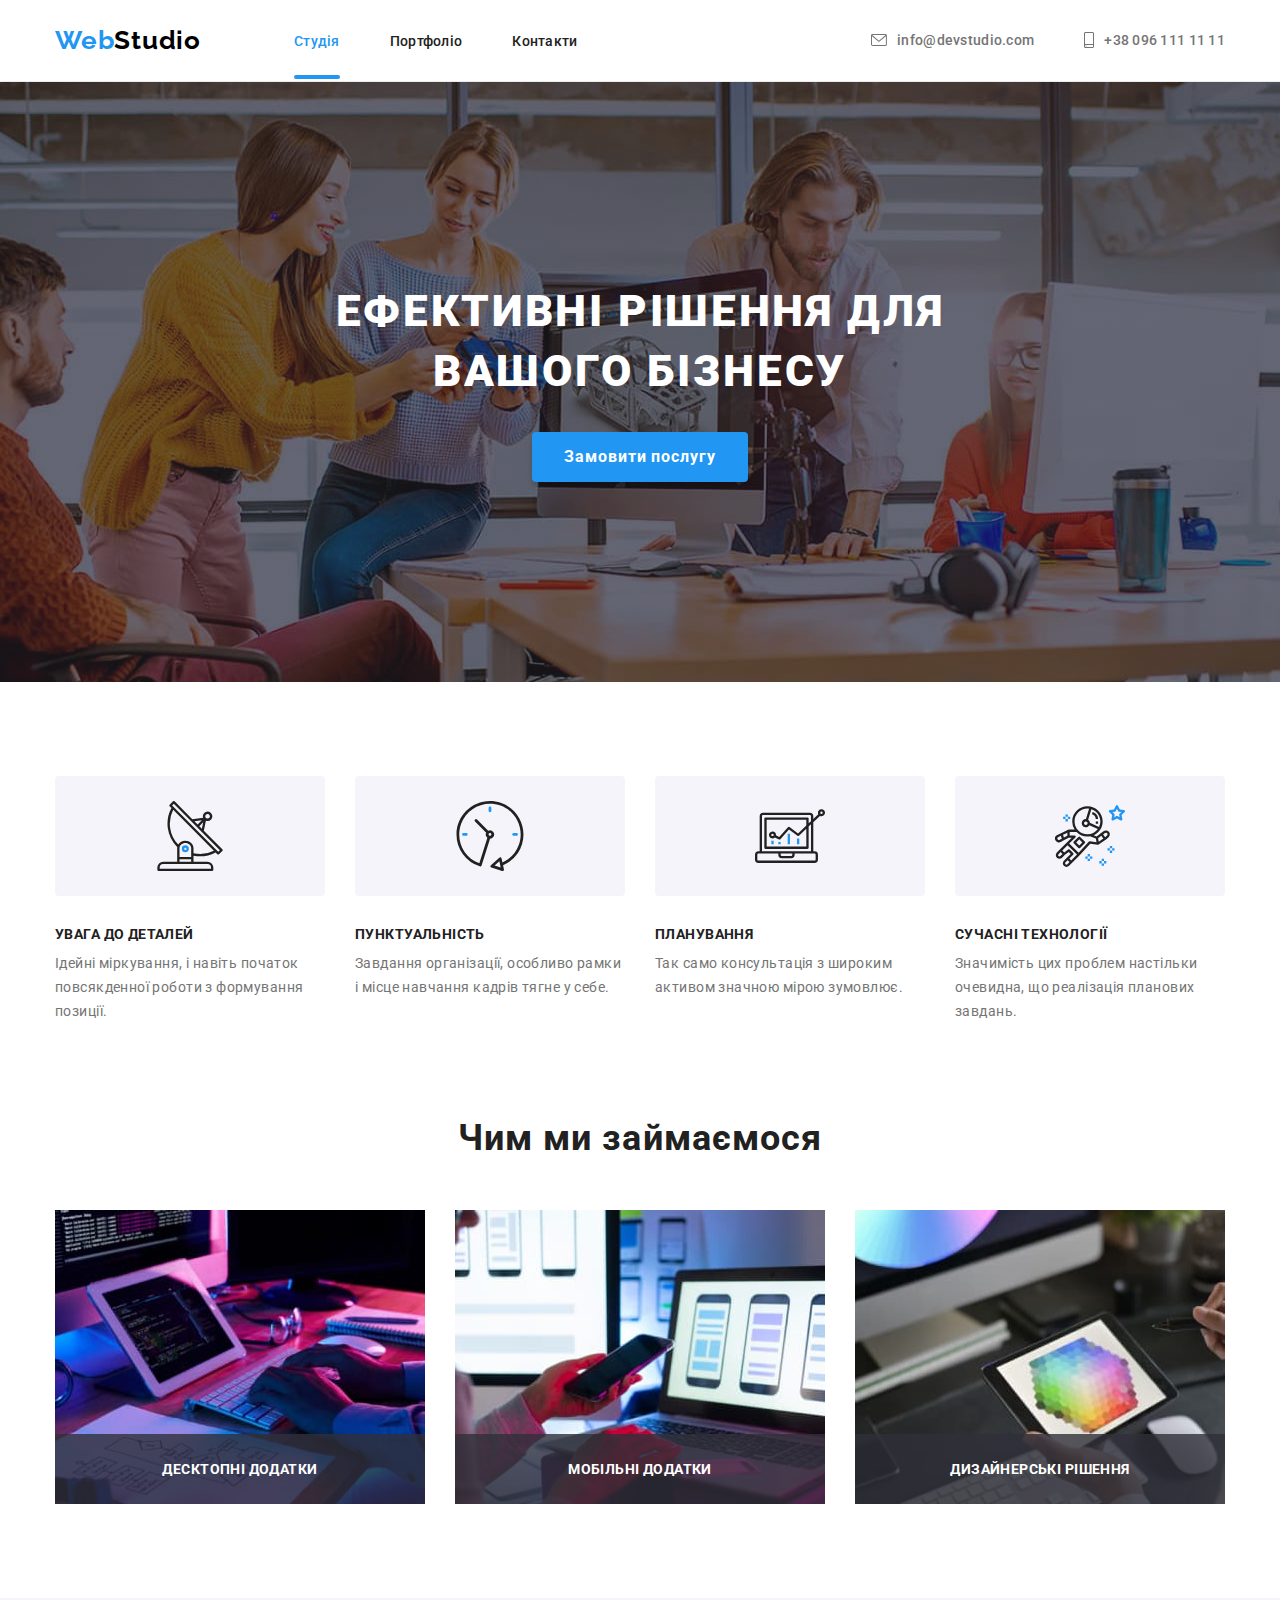
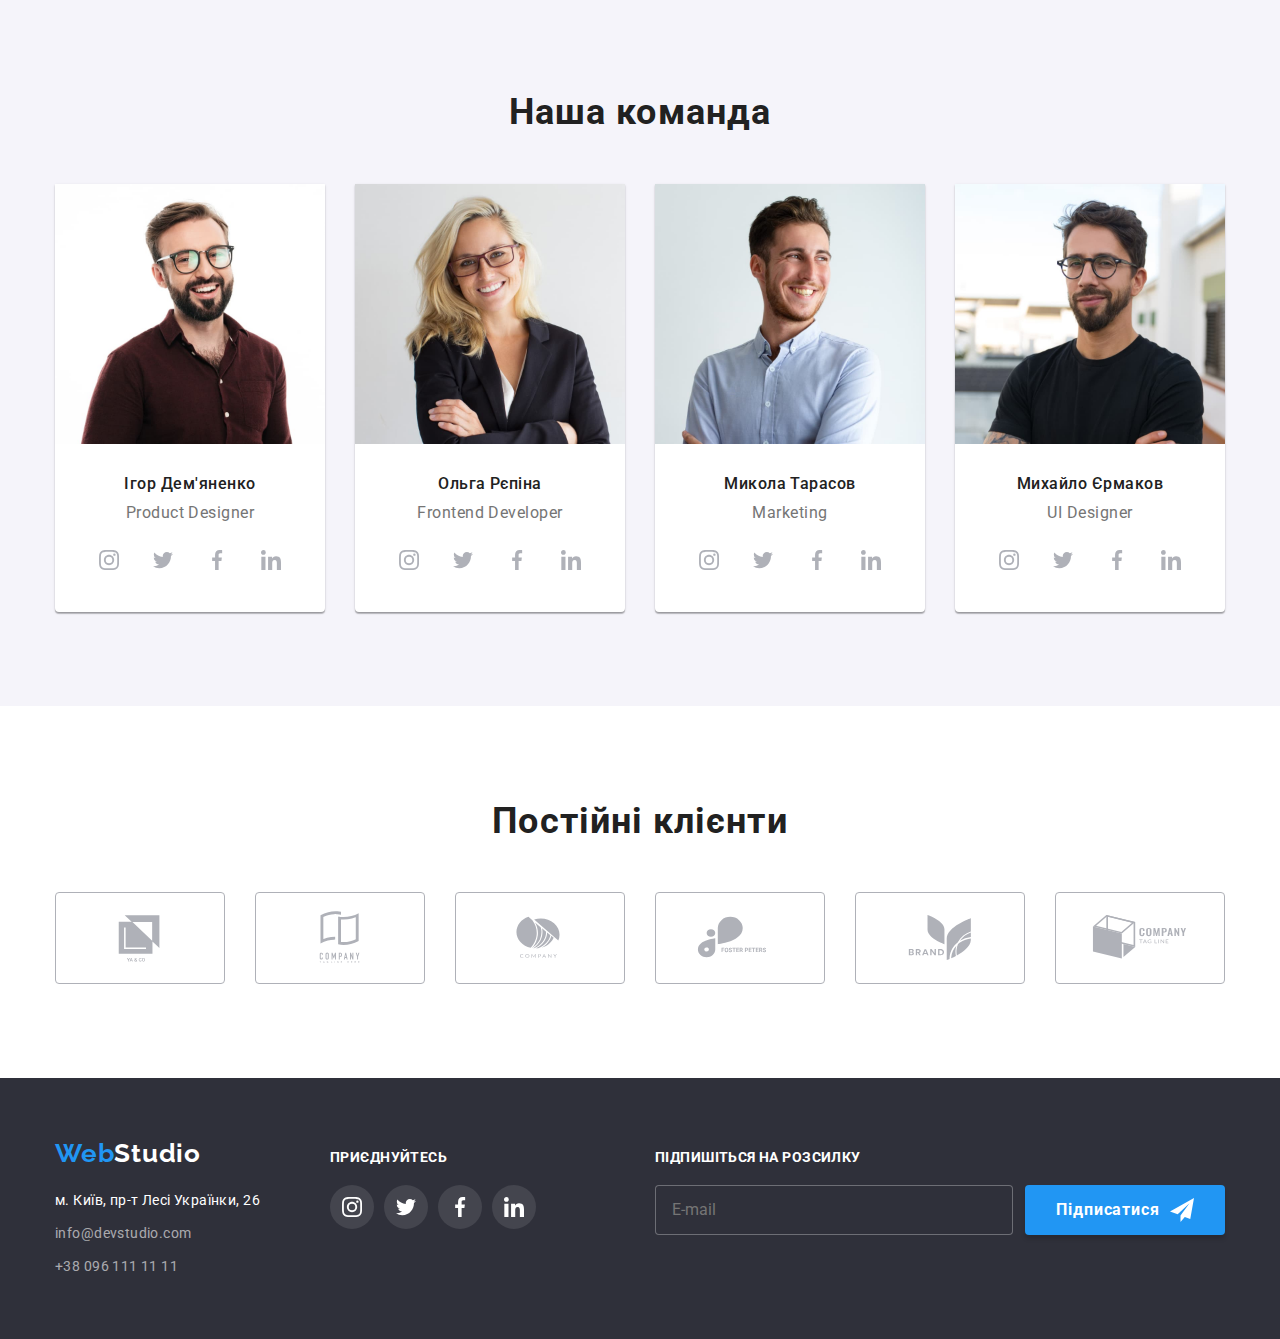
<file: index.html>
<!DOCTYPE html>
<html lang="uk">
  <head>
    <meta charset="UTF-8" />
    <meta http-equiv="X-UA-Compatible" content="IE=edge" />
    <meta name="viewport" content="width=device-width, initial-scale=1.0" />
    <title>WebStudio</title>
    <link
      href="https://fonts.googleapis.com/css2?family=Raleway:wght@700&family=Roboto:wght@400;500;700;900&display=swap"
      rel="stylesheet"
    />
    <link
      rel="stylesheet"
      href="https://cdnjs.cloudflare.com/ajax/libs/modern-normalize/1.1.0/modern-normalize.min.css"
    />
    <link rel="stylesheet" href="./css/main.min.css">
    <link rel="preconnect" href="https://fonts.googleapis.com" />
    <link rel="preconnect" href="https://fonts.gstatic.com" crossorigin />
    <link rel="preconnect" href="https://fonts.googleapis.com" />
    <link rel="preconnect" href="https://fonts.gstatic.com" crossorigin />
    <link rel="preconnect" href="https://fonts.googleapis.com" />
    <link rel="preconnect" href="https://fonts.gstatic.com" crossorigin />
  </head>
  <body >
    <header class="header">
      <div class="conteiner">
        <div class="header__conteiner">
    <!--Меню навігайції-->
            <nav class="header__nav">
              <a href="./index.html" class="header__logo">
                <span class="header__label">Web</span>Studio
              </a>
              <button class="header__burger-menu js-open-menu" type="button">
                <svg width="24px" height="16px">
                  <use href="./images/icons.svg#icon-menu_24px"></use>
                </svg>
              </button>
              <ul class="header__menu">
                <li>
                  <a href="index.html" class="header__link header__link-current">Студія</a>
                    
                </li>
                <li><a href="portfolio.html" class="header__link">Портфоліо</a></li>
                <li><a href="#" class="header__link">Контакти</a></li>
              </ul>
            </nav>
          
          <ul class="header__list">
            <li>
              <a href="mailto:info@devstudio.com" class="header__contacts">
                <svg class="header__icon" width="16px" height="12px">
                  <use href="./images/icons.svg#icon-envelopehover"></use>
                </svg>
                info@devstudio.com
              </a>
            </li>
            <li>
              <a href="tel:+380961111111" class="header__contacts">
                <svg class="header__icon" width="10px" height="16px">
                  <use href="./images/icons.svg#icon-smartphone"></use>
                </svg>+38 096 111 11 11</a>
            </li>
          </ul>
        </div>
      </div>
    </header>
    <!--Основний контент-->
    <main>
      <!-- Основний контент героя -->
      <section class="hero__section">
        <div class="conteiner">
            <h1 class="hero__title">Ефективні рішення для вашого бізнесу</h1>
            <button class="hero__button" type="button" data-modal-open>
              Замовити послугу
            </button>
        </div>
      </section>
      <!--Сильні сторони-->
      <section class="benefits__section">
        <div class="conteiner">
          <h2 class="visually-hidden">Наші переваги</h2>

          <ul class="benefits__list">
            <li class="benefits__item">
              <div class="benefits__box">
                <svg width="70" height="70">
                  <use href="./images/icons.svg#icon-antenna1"></use>
                </svg>
              </div>
              <h3 class="benefits__title">Увага до деталей</h3>
              <p class="benefits__text">
                Ідейні міркування, і навіть початок повсякденної роботи з
                формування позиції.
              </p>
            </li>

            <li class="benefits__item">
              <div class="benefits__box">
                <svg width="70" height="70">
                  <use href="./images/icons.svg#icon-clock1"></use>
                </svg>
              </div>
              <h3 class="benefits__title">Пунктуальність</h3>
              <p class="benefits__text">
                Завдання організації, особливо рамки і місце навчання кадрів
                тягне у себе.
              </p>
            </li>

            <li class="benefits__item">
              <div class="benefits__box">
                <svg width="70" height="70">
                  <use href="./images/icons.svg#icon-diagram1"></use>
                </svg>
              </div>
              <h3 class="benefits__title">Планування</h3>
              <p class="benefits__text">
                Так само консультація з широким активом значною мірою зумовлює.
              </p>
            </li>

            <li class="benefits__item">
              <div class="benefits__box">
                <svg width="70" height="70">
                  <use href="./images/icons.svg#icon-astronaut1"></use>
                </svg>
              </div>
              <h3 class="benefits__title">Сучасні технології</h3>
              <p class="benefits__text">
                Значимість цих проблем настільки очевидна, що реалізація
                планових завдань.
              </p>
            </li>
          </ul>
        </div>
      </section>
      <!--Чим ми займаємося-->
      <section class="working__section">
        <div class="conteiner">
          <h2 class="working__title">Чим ми займаємося</h2>
          <ul class="working__list">
            <li class="working__item">
              <img 
              srcset="./images/img1.jpg 1x, ./images/img1@2x.jpg 2x"
              src="./images/img1.jpg" 
              alt="Пишем код" 
              width="370" />
             <p class="working__text">Десктопні додатки</p> 
            </li>
            <li class="working__item">
              <img
                srcset="./images/img2.jpg 1x, ./images/img2@2x.jpg 2x"
                src="./images/img2.jpg"
                alt="Розробляємо мобільні додатки"
                width="370"
              />
              <p class="working__text">Мобільні додатки</p>
            </li>
            <li class="working__item">
              <img
                srcset="./images/img3.jpg 1x, ./images/img3@2x.jpg 2x"
                src="./images/img3.jpg"
                alt="Розробляємо дизайн"
                width="370"
              />
              <p class="working__text">Дизайнерські рішення</p>
            </li>
          </ul>
        </div>
      </section>
      <!--Наша команда-->
      <section class="team__section">
        <div class="conteiner">
          <h2 class="team__title">Наша команда</h2>
          <ul class="team__list">
            <li class="team__item">
              <picture>
                <source 
                srcset="./images/img4x450.jpg 1x, ./images/img4x450@2x.jpg 2x"
                src="./images/img4x450.jpg"
                width="450px" 
                media="(max-width: 767px)">
                <source
                srcset="./images/img4x354.jpg 1x, ./images/img4x354@2x.jpg 2x"
                src="./images/img4x354.jpg"
                width="354px" 
                media="(max-width: 1199px)">
              <img 
              srcset="./images/img4.jpg 1x, ./images/img4@2x.jpg 2x"
              src="./images/img4.jpg" 
              alt="Ігор Дем'яненко" width="270px" />
            </picture>
              <div class="team__conteiner">
                <p class="team__text">Ігор Дем'яненко</p>
                <p lang="en" class="team__desc">Product Designer</p>
              </div>
              <ul class="soc__list">
                <li><a class="soc__link soc__link--white" href="#">
                  <svg width="20" height="20">
                    <use href="./images/icons.svg#icon-instagram2"></use>
                  </svg>
                </a></li>
                <li><a class="soc__link soc__link--white" href="#">
                  <svg width="20" height="20">
                    <use href="./images/icons.svg#icon-twitter1"></use>
                  </svg>
                </a></li>
                <li><a class="soc__link soc__link--white" href="#">
                  <svg width="20" height="20">
                    <use href="./images/icons.svg#icon-facebook1"></use>
                  </svg>
                </a></li>
                <li><a class="soc__link soc__link--white" href="#">
                  <svg width="20" height="20">
                    <use href="./images/icons.svg#icon-linkedin1"></use>
                  </svg>
                </a></li>
              </ul>
            </li>
            <li class="team__item">
              <picture>
                <source 
                srcset="./images/img5x450.jpg 1x, ./images/img5x450@2x.jpg 2x"
                src="./images/img5x450.jpg"
                width="450px" 
                media="(max-width: 767px)">
                <source
                srcset="./images/img5x354.jpg 1x, ./images/img5x354@2x.jpg 2x"
                src="./images/img5x354.jpg"
                width="354px" 
                media="(max-width: 1199px)">
              <img 
              srcset="./images/img5.jpg 1x, ./images/img5@2x.jpg 2x"
              src="./images/img5.jpg" 
              alt="Ольга Рєпіна" 
              width="270px" />
            </picture>
              <div class="team__conteiner">
                <p class="team__text">Ольга Рєпіна</p>
                <p lang="en" class="team__desc">Frontend Developer</p>
              </div>
              <ul class="soc__list">
                <li><a class="soc__link soc__link--white" href="#">
                  <svg width="20" height="20">
                    <use href="./images/icons.svg#icon-instagram2"></use>
                  </svg>
                </a></li>
                <li><a class="soc__link soc__link--white" href="#">
                  <svg width="20" height="20">
                    <use href="./images/icons.svg#icon-twitter1"></use>
                  </svg>
                </a></li>
                <li><a class="soc__link soc__link--white" href="#">
                  <svg width="20" height="20">
                    <use href="./images/icons.svg#icon-facebook1"></use>
                  </svg>
                </a></li>
                <li><a class="soc__link soc__link--white" href="#">
                  <svg width="20" height="20">
                    <use href="./images/icons.svg#icon-linkedin1"></use>
                  </svg>
                </a></li>
              </ul>
            </li>
            <li class="team__item">
              <picture>
                <source 
                srcset="./images/img6x450.jpg 1x, ./images/img6x450@2x.jpg 2x"
                src="./images/img6x450.jpg"
                width="450px" 
                media="(max-width: 767px)">
                <source
                srcset="./images/img6x354.jpg 1x, ./images/img6x354@2x.jpg 2x"
                src="./images/img6x354.jpg"
                width="354px" 
                media="(max-width: 1199px)">
              <img
              srcset="./images/img6.jpg 1x, ./images/img6@2x.jpg 2x" 
              src="./images/img6.jpg" 
              alt="Микола Тарасов" width="270px" />
            </picture>
              <div class="team__conteiner">
                <p class="team__text">Микола Тарасов</p>
                <p lang="en" class="team__desc">Marketing</p>
              </div>
              <ul class="soc__list">
                <li><a class="soc__link soc__link--white" href="#">
                  <svg width="20" height="20">
                    <use href="./images/icons.svg#icon-instagram2"></use>
                  </svg>
                </a></li>
                <li><a class="soc__link soc__link--white" href="#">
                  <svg width="20" height="20">
                    <use href="./images/icons.svg#icon-twitter1"></use>
                  </svg>
                </a></li>
                <li><a class="soc__link soc__link--white" href="#">
                  <svg width="20" height="20">
                    <use href="./images/icons.svg#icon-facebook1"></use>
                  </svg>
                </a></li>
                <li><a class="soc__link soc__link--white" href="#">
                  <svg width="20" height="20">
                    <use href="./images/icons.svg#icon-linkedin1"></use>
                  </svg>
                </a></li>
              </ul>
            </li>
            <li class="team__item">
              <picture>
                <source 
                srcset="./images/img7x450.jpg 1x, ./images/img7x450@2x.jpg 2x"
                src="./images/img7x450.jpg"
                width="450px" 
                media="(max-width: 767px)">
                <source
                srcset="./images/img7x354.jpg 1x, ./images/img7x354@2x.jpg 2x"
                src="./images/img7x354.jpg"
                width="354px" 
                media="(max-width: 1199px)">
              <img 
              srcset="./images/img7.jpg 1x, ./images/img7@2x.jpg 2x"
              src="./images/img7.jpg" 
              alt="Михайло Єрмаков" width="270px" />
            </picture>
              <div class="team__conteiner">
                <p class="team__text">Михайло Єрмаков</p>
                <p lang="en" class="team__desc">UI Designer</p>
              </div>
              <ul class="soc__list">
                <li><a class="soc__link soc__link--white" href="#">
                  <svg width="20" height="20">
                    <use href="./images/icons.svg#icon-instagram2"></use>
                  </svg>
                </a></li>
                <li><a class="soc__link soc__link--white" href="#">
                  <svg width="20" height="20">
                    <use href="./images/icons.svg#icon-twitter1"></use>
                  </svg>
                </a></li>
                <li><a class="soc__link soc__link--white" href="#">
                  <svg width="20" height="20">
                    <use href="./images/icons.svg#icon-facebook1"></use>
                  </svg>
                </a></li>
                <li><a class="soc__link soc__link--white" href="#">
                  <svg width="20" height="20">
                    <use href="./images/icons.svg#icon-linkedin1"></use>
                  </svg>
                </a></li>
              </ul>
            </li>
          </ul>
        </div>
      </section>
      <!-- Постійні клієнти -->
      <section class="clients__section">
        <div class="conteiner">
          <h2 class="clients__title">Постійні клієнти</h2>
          <ul class="clients__list">
            <li class="clients__item">
            <a href="#" class="clients__link">
                  <svg width="106" height="60">
                    <use href="./images/icons.svg#icon-Logo"></use>
                  </svg>              
            </a>
          </li>
            <li class="clients__item">
              <a href="#" class="clients__link">
              <svg width="106" height="60">
                <use href="./images/icons.svg#icon-Logo1"></use>
              </svg> 
            </a></li>
            <li class="clients__item">
              <a href="#" class="clients__link">
                  <svg width="106" height="60">
                    <use href="./images/icons.svg#icon-Logo2"></use>
                  </svg> 
            </a></li>
            <li class="clients__item">
              <a href="#" class="clients__link">
              <svg width="106" height="60">
                <use href="./images/icons.svg#icon-Logo3"></use>
              </svg> 
            </a></li>
            <li class="clients__item">
              <a href="#" class="clients__link">
              <svg width="106" height="60">
                <use href="./images/icons.svg#icon-Logo4"></use>
              </svg> 
            </a></li>
            <li class="clients__item">
              <a href="#" class="clients__link">
              <svg width="106" height="60">
                <use href="./images/icons.svg#icon-Logo5"></use>
              </svg> 
            </a></li>
          </ul>
        </div>
      </section>
    </main>
    <!-- Футер сайту -->
    <footer class="footer__section">
      <div class="conteiner footer__conteiner">
        <div class="footer__holder">
            <div class="footer__tumb">
              <div class="footer__box">
                <a href="/" class="footer__logo">
                  <span class="footer__desc">Web</span>Studio
                </a>
                      </div>          
                        <address>
                          <ul>
                            <li class="address__item">
                              <a
                                href="https://goo.gl/maps/CPtrU1FHBa2aNyZL9"
                                target="_blank"
                                rel="noopener noreferrer nofollow"
                                class="address__link address__link--color"
                                >м. Київ, пр-т Лесі Українки, 26</a
                              >
                            </li>
                            <li class="address__item">
                              <a href="mailto:info@devstudio.com" class="address__link"
                                >info@devstudio.com</a
                              >
                            </li>
                            <li class="address__item">
                              <a href="tel:+380961111111" class="address__link"
                                >+38 096 111 11 11</a
                              >
                            </li>
                          </ul>
                        </address>
            </div>
            <div class="footer__box-soc">
              <h2 class="footer__title">Приєднуйтесь</h2>
              <ul class="soc__list">
                <li><a class="soc__link soc__link--gray" href="#">
                  <svg width="20" height="20">
                    <use href="./images/icons.svg#icon-instagram2"></use>
                  </svg>
                </a></li>
                <li><a class="soc__link soc__link--gray" href="#">
                  <svg width="20" height="20">
                    <use href="./images/icons.svg#icon-twitter1"></use>
                  </svg>
                </a></li>
                <li><a class="soc__link soc__link--gray" href="#">
                  <svg width="20" height="20">
                    <use href="./images/icons.svg#icon-facebook1"></use>
                  </svg>
                </a></li>
                <li><a class="soc__link soc__link--gray" href="#">
                  <svg width="20" height="20">
                    <use href="./images/icons.svg#icon-linkedin1"></use>
                  </svg>
                </a></li>
            </div>
          </div>
          <div>
            <h2 class="footer__title">Підпишіться на розсилку</h2>
            <form class="footer__form">
                <label class="visually-hidden" for="footer-mail"></label>
                <input 
                class="footer__input"
                type="email"
                name="footer-mail"
                id="footer-mail"
                placeholder="E-mail">
                <button class="footer__button" type="submit">Підписатися
                  <svg class="footer__icon" width="24" height="24">
                    <use href="./images/icons.svg#icon-icon-telegram"></use>
                  </svg>
                </button>
            </form>
          </div>
      </div>
    </footer>
    <!-- Mobile menu -->
    <div class="mobile-menu js-menu-container">
      <div class="mobile-menu__conteiner">
        <button class="mobile-menu__button js-close-menu" type="button">
          <svg width="40px" height="40px">
            <use href="./images/icons.svg#icon-close_40px"></use>
          </svg>
        </button>
                  
        <nav class="mobile-menu__nav">
          <ul class="mobile-menu__list">
            <li class="mobile-menu__item">
              <a href="index.html" class="mobile-menu__link mobile-menu__link-current">Студія</a>
                
            </li>
            <li class="mobile-menu__item"><a href="portfolio.html" class="mobile-menu__link">Портфоліо</a></li>
            <li class="mobile-menu__item"><a href="#" class="mobile-menu__link">Контакти</a></li>
          </ul>

        </nav>
            
        <ul class="mobile-menu__contacts-list">
          <li class="mobile-menu__contacts-item">
            <a href="mailto:info@devstudio.com" class="mobile-menu__contacts-email">
              info@devstudio.com
            </a>
          </li>
          <li class="mobile-menu__contacts-item">
            <a href="tel:+380961111111" class="mobile-menu__contacts-tel">
              +38 096 111 11 11</a>
          </li>
        </ul>
        <ul class="mobile-menu__soc-list">
          <li class="mobile-menu__soc-item"><a href="#" class="mobile-menu__soc-link">Instagram</a></li>
          <li class="mobile-menu__soc-item"><a href="#" class="mobile-menu__soc-link">Twitter</a></li>
          <li class="mobile-menu__soc-item"><a href="#" class="mobile-menu__soc-link">Facebook</a></li>
          <li class="mobile-menu__soc-item"><a href="#" class="mobile-menu__soc-link">LinkedIn</a></li>
        </ul>
            
      </div>
    </div>
    <!-- Модельне вікно -->
    <div class="backdrop is-hidden" data-modal>
      <div class="modal">
        <button class="modal__button" type="button" data-modal-close>
          <svg width="18" height="18">
            <use href="./images/icons.svg#icon-close-black-18dp"></use>
          </svg>
        </button>
        <h2 class="modal__title">Залиште свої дані, ми вам передзвонимо</h2>
        <form class="form">
          <label class="form__label" for="user-name">Ім'я</label>
          <div class="form__control">
            <input 
            class="form__input"
            type="text"
            id="user-name"
            name="user-name">
            <svg class="form__icon" width="18" height="18">
              <use href="./images/icons.svg#icon-person"></use>
            </svg>
          </div>
          <label class="form__label" for="phone-form">Телефон</label>
          <div class="form__control">
            <input 
            class="form__input"
            type="tel"
            id="phone-form"
            name="phone-form">
            <svg class="form__icon" width="18" height="18">
              <use href="./images/icons.svg#icon-phone"></use>
            </svg>
          </div>
          <label class="form__label" for="mail-form">Пошта</label>
          <div class="form__control">
            <input 
            class="form__input"
            type="email"
            id="mail-form"
            name="mail-name">
            <svg class="form__icon" width="18" height="18">
              <use href="./images/icons.svg#icon-mail"></use>
            </svg>
          </div>
          <label class="form__label" for="person-comment">Коментар</label>
          <textarea 
          class="form__textarea"
          name="person-comment" 
          id="person-comment"
          placeholder="Введіть текст"></textarea>
          <div class="form__box">
            <input 
            class="form__checkbox visually-hidden"
            type="checkbox"
            id="terms-checkbox">
            <label class="form__label--icon" for="terms-checkbox">
              Погоджуюся з розсилкою та приймаю 
              <a class="form__link" href="#">Умови договору</a></label>
          </div>
          <button class="form__btn" type="submit">Відправити</button>
        </form>
      </div>
    </div>
 

    <script src="./js/mobile-menu.js"></script>
    <script src="./js/modal.js"></script>
  </body>
</html>
</file>
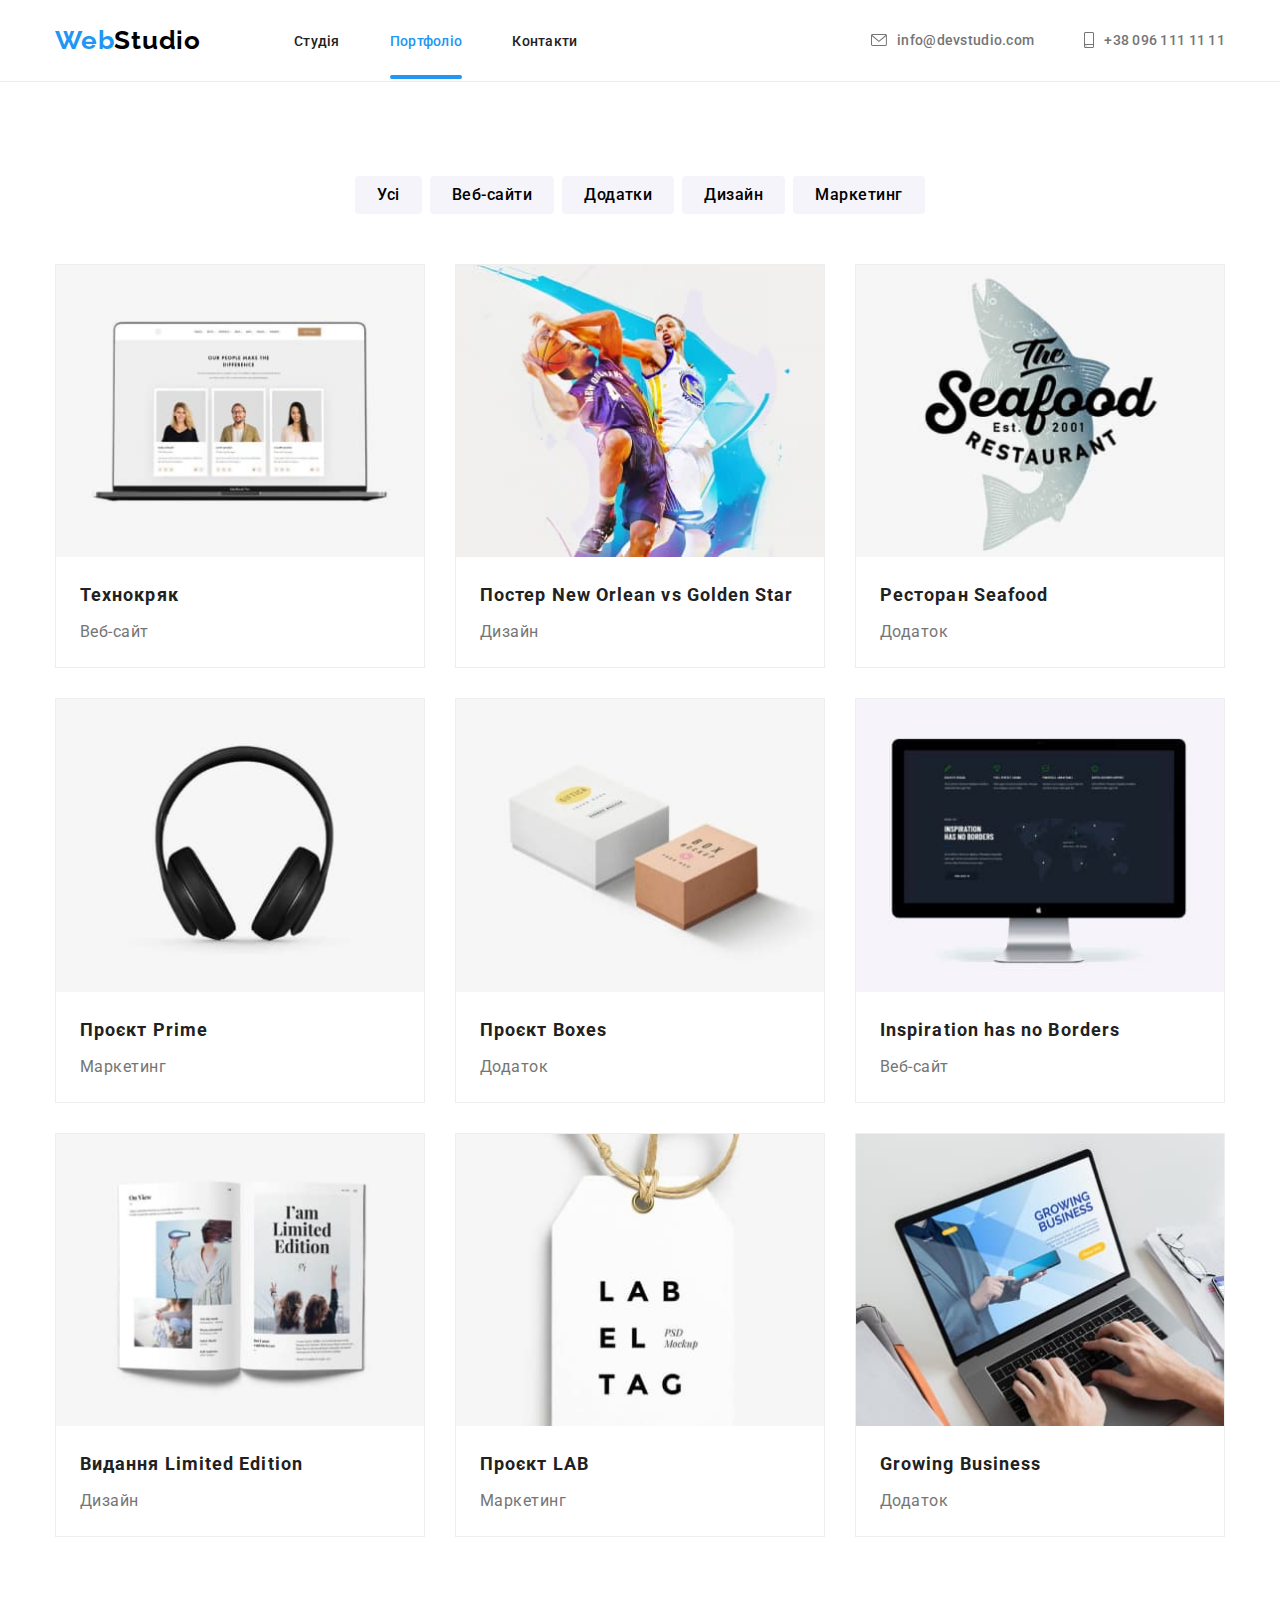
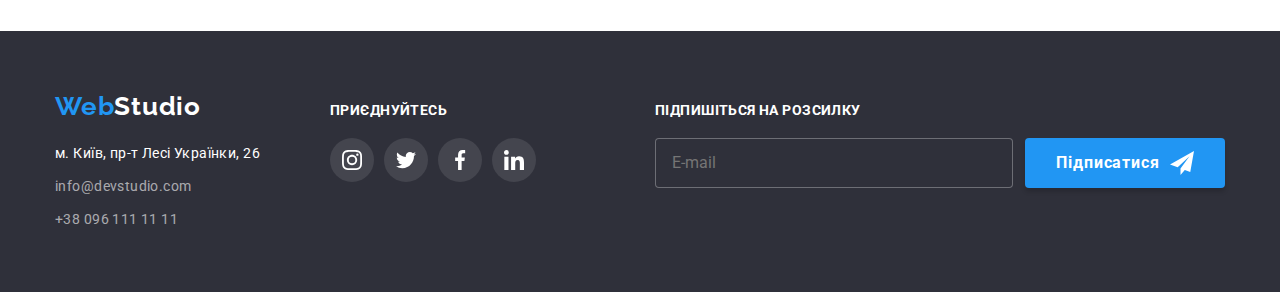
<file: portfolio.html>
<!DOCTYPE html>
<html lang="uk">
  <head>
    <meta charset="UTF-8" />
    <meta http-equiv="X-UA-Compatible" content="IE=edge" />
    <meta name="viewport" content="width=device-width, initial-scale=1.0" />
    <title>WebStudio</title>
    <link
      href="https://fonts.googleapis.com/css2?family=Raleway:wght@700&family=Roboto:wght@400;500;700;900&display=swap"
      rel="stylesheet"
    />
    <link
      rel="stylesheet"
      href="https://cdnjs.cloudflare.com/ajax/libs/modern-normalize/1.1.0/modern-normalize.min.css"
    />
    <link rel="stylesheet" href="./css/main.min.css">
    <link rel="preconnect" href="https://fonts.googleapis.com" />
    <link rel="preconnect" href="https://fonts.gstatic.com" crossorigin />
    <link rel="preconnect" href="https://fonts.googleapis.com" />
    <link rel="preconnect" href="https://fonts.gstatic.com" crossorigin />
    <link rel="preconnect" href="https://fonts.googleapis.com" />
    <link rel="preconnect" href="https://fonts.gstatic.com" crossorigin />
  </head>
  <body>
    <!--Шапка профіля-->
    <header class="header">
      <div class="conteiner">
        <div class="header__conteiner">
    <!--Меню навігайції-->
            <nav class="header__nav">
              <a href="./index.html" class="header__logo">
                <span class="header__label">Web</span>Studio
              </a>
              <button class="header__burger-menu js-open-menu" type="button">
                <svg width="24px" height="16px">
                  <use href="./images/icons.svg#icon-menu_24px"></use>
                </svg>
              </button>
              <ul class="header__menu">
                <li>
                  <a href="index.html" class="header__link ">Студія</a>
                    
                </li>
                <li><a href="portfolio.html" class="header__link header__link-current">Портфоліо</a></li>
                <li><a href="#" class="header__link">Контакти</a></li>
              </ul>
            </nav>
          
          <ul class="header__list">
            <li>
              <a href="mailto:info@devstudio.com" class="header__contacts">
                <svg class="header__icon" width="16px" height="12px">
                  <use href="./images/icons.svg#icon-envelopehover"></use>
                </svg>
                info@devstudio.com
              </a>
            </li>
            <li>
              <a href="tel:+380961111111" class="header__contacts">
                <svg class="header__icon" width="10px" height="16px">
                  <use href="./images/icons.svg#icon-smartphone"></use>
                </svg>+38 096 111 11 11</a>
            </li>
          </ul>
        </div>
      </div>
    </header>
    <!--Головний контент-->
    <main class="main">
      <!-- Фільтр сторінки портфоліо -->
      <section class="portfolio">
        <div class="conteiner">
          <ul class="portfolio__list">
            <li class="portfolio__item">
              <button type="button" class="portfolio__btn">Усі</button>
            </li>
            <li class="portfolio__item">
              <button type="button" class="portfolio__btn">Веб-сайти</button>
            </li>
            <li class="portfolio__item">
              <button type="button" class="portfolio__btn">Додатки</button>
            </li>
            <li class="portfolio__item">
              <button type="button" class="portfolio__btn">Дизайн</button>
            </li>
            <li class="portfolio__item">
              <button type="button" class="portfolio__btn">Маркетинг</button>
            </li>
          </ul>

          <!-- Наповнення сторінки портфоліо -->
          <ul class="card__list">
            <li class="card__item">
              <a href="#">
                <div class="card__box">

                  <!-- <picture>
                    <source 
                    srcset="./images/img4x450.jpg 1x, ./images/img4x450@2x.jpg 2x"
                    src="./images/img4x450.jpg"
                    width="450px" 
                    media="(max-width: 767px)">
                    <source
                    srcset="./images/img4x354.jpg 1x, ./images/img4x354@2x.jpg 2x"
                    src="./images/img4x354.jpg"
                    width="354px" 
                    media="(max-width: 1199px)">
                  <img 
                  srcset="./images/img4.jpg 1x, ./images/img4@2x.jpg 2x"
                  src="./images/img4.jpg" 
                  alt="Ігор Дем'яненко" width="270px" />
                </picture> -->
                <picture>
                  <source
                  srcset="./images/img-1x450.jpg 1x, ./images/img-1x450@2x.jpg 2x"
                  src="./images/img-1x450.jpg"
                  width="450px"
                  media="(max-width: 767px)" >
                  <source
                  srcset="./images/img-1x354.jpg 1x, ./images/img-1x354@2x.jpg 2x"
                  width="354px"
                  media="(max-width: 1199px)">
                  <img
                  srcset="./images/img-1.jpg 1x, ./images/img-1@2x.jpg 2x"
                  src="./images/img-1.jpg"
                  alt="Зображення ноутбука на моніторі якого три людини"
                  width="370px"
                />
                </picture>
                  
              <div class="card__overlay">
                <p class="card__desc">Ресурс пропонує комплексні пропозиції з 
                  різним рівнем функціоналу та сервісів. Все це дозволить 
                  відвідувачу отримати вичерпні відомості про компанію чи 
                  приватну особу.
                </p>
              </div>
                </div>
              <div class="card__tumb">
                <h3 class="card__title">Технокряк</h3>
                <p class="card__text">Веб-сайт</p>
              </div>
              </a>
            </li>
            <li class="card__item">
              <a href="#">
                <picture>
                  <source
                  srcset="./images/img-2x450.jpg 1x, ./images/img-2x450@2x.jpg 2x"
                  src="./images/img-1x450.jpg"
                  width="450px"
                  media="(max-width: 767px)" >
                  <source
                  srcset="./images/img-2x354.jpg 1x, ./images/img-2x354@2x.jpg 2x"
                  width="354px"
                  media="(max-width: 1199px)">
                  <img
                  srcset="./images/img-2.jpg 1x, ./images/img-2@2x.jpg 2x"
                  src="./images/img-2.jpg"
                  alt="Два баскетболісти боряться за м'яч"
                  width="370"
                /></picture>
                
              <div class="card__tumb">
                <h3 class="card__title">Постер New Orlean vs Golden Star</h3>
                <p class="card__text">Дизайн</p>
              </div>
              </a>
            </li>
            <li class="card__item">
              <a href="#">
                <img
                src="./images/img-3.jpg"
                alt="Риба на якій зображено назва ресторану"
                width="370"
              />
              <div class="card__tumb">
                <h3 class="card__title">Ресторан Seafood</h3>
                <p class="card__text">Додаток</p>
              </div>
              </a>
            </li>
            <li class="card__item">
              <a href="#">
                <img src="./images/img-4.jpg" alt="Навушники" width="370" />
              <div class="card__tumb">
                <h3 class="card__title">Проєкт Prime</h3>
                <p class="card__text">Маркетинг</p>
              </div>
              </a>
            </li>
            <li class="card__item">
              <a href="#">
                <img
                src="./images/img-5.jpg"
                alt="Одна біла коробка одна коричнева"
                width="370"
              />
              <div class="card__tumb">
                <h3 class="card__title">Проєкт Boxes</h3>
                <p class="card__text">Додаток</p>
              </div>
              </a>
            </li>
            <li class="card__item">
              <a href="#">
                <img src="./images/img-6.jpg" alt="Монітор" width="370" />
              <div class="card__tumb">
                <h3 class="card__title">Inspiration has no Borders</h3>
                <p class="card__text">Веб-сайт</p>
              </div>
              </a>
            </li>
            <li class="card__item">
              <a href="#">
                <img
                src="./images/img-7.jpg"
                alt="Відкрита сторінка журналу"
                width="370"
              />
              <div class="card__tumb">
                <h3 class="card__title">Видання Limited Edition</h3>
                <p class="card__text">Дизайн</p>
              </div>
              </a>
            </li>
            <li class="card__item">
              <a href="#">
                <img
                src="./images/img-8.jpg"
                alt="Рекламна вивеска"
                width="370"
              />
              <div class="card__tumb">
                <h3 class="card__title">Проєкт LAB</h3>
                <p class="card__text">Маркетинг</p>
              </div>
              </a>
            </li>
            <li class="card__item">
              <a href="#">
                <img
                src="./images/img-9.jpg"
                alt="Людина працює за ноутбуком"
                width="370"
              />
              <div class="card__tumb">
                <h3 class="card__title">Growing Business</h3>
                <p class="card__text">Додаток</p>
              </div>
              </a>
            </li>
          </ul>
        </div>
      </section>
      <!-- Наповнення сторінки портфоліо -->
    </main>
    <!-- Футер сайту -->
    <footer class="footer__section">
      <div class="conteiner footer__conteiner">
        <div class="footer__holder">
            <div class="footer__tumb">
              <div class="footer__box">
                <a href="/" class="footer__logo">
                  <span class="footer__desc">Web</span>Studio
                </a>
                      </div>          
                        <address>
                          <ul>
                            <li class="address__item">
                              <a
                                href="https://goo.gl/maps/CPtrU1FHBa2aNyZL9"
                                target="_blank"
                                rel="noopener noreferrer nofollow"
                                class="address__link address__link--color"
                                >м. Київ, пр-т Лесі Українки, 26</a
                              >
                            </li>
                            <li class="address__item">
                              <a href="mailto:info@devstudio.com" class="address__link"
                                >info@devstudio.com</a
                              >
                            </li>
                            <li class="address__item">
                              <a href="tel:+380961111111" class="address__link"
                                >+38 096 111 11 11</a
                              >
                            </li>
                          </ul>
                        </address>
            </div>
            <div class="footer__box-soc">
              <h2 class="footer__title">Приєднуйтесь</h2>
              <ul class="soc__list">
                <li><a class="soc__link soc__link--gray" href="#">
                  <svg width="20" height="20">
                    <use href="./images/icons.svg#icon-instagram2"></use>
                  </svg>
                </a></li>
                <li><a class="soc__link soc__link--gray" href="#">
                  <svg width="20" height="20">
                    <use href="./images/icons.svg#icon-twitter1"></use>
                  </svg>
                </a></li>
                <li><a class="soc__link soc__link--gray" href="#">
                  <svg width="20" height="20">
                    <use href="./images/icons.svg#icon-facebook1"></use>
                  </svg>
                </a></li>
                <li><a class="soc__link soc__link--gray" href="#">
                  <svg width="20" height="20">
                    <use href="./images/icons.svg#icon-linkedin1"></use>
                  </svg>
                </a></li>
            </div>
          </div>
          <div>
            <h2 class="footer__title">Підпишіться на розсилку</h2>
            <form class="footer__form">
                <label class="visually-hidden" for="footer-mail"></label>
                <input 
                class="footer__input"
                type="email"
                name="footer-mail"
                id="footer-mail"
                placeholder="E-mail">
                <button class="footer__button" type="submit">Підписатися
                  <svg class="footer__icon" width="24" height="24">
                    <use href="./images/icons.svg#icon-icon-telegram"></use>
                  </svg>
                </button>
            </form>
          </div>
      </div>
    </footer>
        <!-- Mobile menu -->
        <div class="mobile-menu js-menu-container">
          <div class="mobile-menu__conteiner">
            <button class="mobile-menu__button js-close-menu" type="button">
              <svg width="40px" height="40px">
                <use href="./images/icons.svg#icon-close_40px"></use>
              </svg>
            </button>
            <nav class="mobile-menu__nav">
              <ul class="mobile-menu__list">
                <li class="mobile-menu__item">
                  <a href="index.html" class="mobile-menu__link">Студія</a>
                    
                </li>
                <li class="mobile-menu__item"><a href="portfolio.html" class="mobile-menu__link mobile-menu__link-current">Портфоліо</a></li>
                <li class="mobile-menu__item"><a href="#" class="mobile-menu__link">Контакти</a></li>
              </ul>
    
            </nav>
    
            <ul class="mobile-menu__contacts-list">
              <li class="mobile-menu__contacts-item">
                <a href="mailto:info@devstudio.com" class="mobile-menu__contacts-email">
                  info@devstudio.com
                </a>
              </li>
              <li class="mobile-menu__contacts-item">
                <a href="tel:+380961111111" class="mobile-menu__contacts-tel">
                  +38 096 111 11 11</a>
              </li>
            </ul>
            <ul class="mobile-menu__soc-list">
              <li class="mobile-menu__soc-item"><a href="#" class="mobile-menu__soc-link">Instagram</a></li>
              <li class="mobile-menu__soc-item"><a href="#" class="mobile-menu__soc-link">Twitter</a></li>
              <li class="mobile-menu__soc-item"><a href="#" class="mobile-menu__soc-link">Facebook</a></li>
              <li class="mobile-menu__soc-item"><a href="#" class="mobile-menu__soc-link">LinkedIn</a></li>
            </ul>
          </div>
        </div>
  <script src="./js/mobile-menu.js"></script>
  </body>
</html>
</file>
<file: css/main.min.css>
:root{--primary-text-color: #212121;--title-text-color: #FFFFFF;--desc-text-color: #757575;--accent-color: #2196F3;--section-content: 94px;--section-content-mobile: 60px;--icon-pramery-color: #AFB1B8;--icon-accent-color: #2196F3;--icon-soc-footer: #ffffff;--icon-bcg-color: #FFFFFF;--bcg-color-benefits: #F5F4FA;--bcg-modal: #ffffff;--modal-form-color: rgba(33, 33, 33, 0.2);--modal-form-accent-color: #2196F3;--bcg-footer: #2F303A}body{background-color:var(--title-text-color);color:var(--primary-text-color);font-family:"Roboto",sans-serif;font-style:normal}a{text-decoration:none}ul{list-style-type:none;margin:0;padding:0}h1,h2,h3,h4,h5,h6,p{margin:0}img{display:block;max-width:100%;height:auto}.soc__list{display:-webkit-box;display:-ms-flexbox;display:flex;-webkit-box-pack:center;-ms-flex-pack:center;justify-content:center;gap:10px;padding-bottom:30px}.soc__link{width:44px;height:44px;border-radius:50%;display:-webkit-box;display:-ms-flexbox;display:flex;-webkit-box-align:center;-ms-flex-align:center;align-items:center;-webkit-box-pack:center;-ms-flex-pack:center;justify-content:center;-webkit-transition-property:background-color,fill;transition-property:background-color,fill;-webkit-transition-duration:250ms;transition-duration:250ms;-webkit-transition-timing-function:cubic-bezier(0.4, 0, 0.2, 1);transition-timing-function:cubic-bezier(0.4, 0, 0.2, 1)}.visually-hidden{position:absolute;white-space:nowrap;width:1px;height:1px;overflow:hidden;border:0;padding:0;clip:rect(0 0 0 0);-webkit-clip-path:inset(50%);clip-path:inset(50%);margin:-1px}.address__item:not(:last-child){margin-bottom:9px}.address__link{font-style:normal;font-size:14px;line-height:1.714;letter-spacing:.03em;color:rgba(255,255,255,.6)}.address__link--color{color:var(--title-text-color)}.address__link:hover,.address__link:focus{color:var(--accent-color)}.backdrop{position:fixed;top:0;left:0;width:100%;height:100%;z-index:1;opacity:1;background-color:rgba(0,0,0,.2);-webkit-transition-property:opacity;transition-property:opacity;-webkit-transition-duration:250ms;transition-duration:250ms;-webkit-transition-timing-function:cubic-bezier(0.4, 0, 0.2, 1);transition-timing-function:cubic-bezier(0.4, 0, 0.2, 1)}.backdrop.is-hidden{opacity:0;pointer-events:none}.backdrop.is-hidden .modal{-webkit-transform:translate(-50%, -50%) scale(0.8);transform:translate(-50%, -50%) scale(0.8)}.benefits__section{padding:var(--section-content-mobile) 0}@media screen and (min-width: 1200px){.benefits__section{padding:var(--section-content) 0}}@media screen and (min-width: 768px){.benefits__list{margin:-15px;display:-webkit-box;display:-ms-flexbox;display:flex;-ms-flex-wrap:wrap;flex-wrap:wrap}}@media screen and (min-width: 768px){.benefits__item{-ms-flex-preferred-size:calc((100% - 60px)/2);flex-basis:calc((100% - 60px)/2);margin:15px}}@media screen and (min-width: 1200px){.benefits__item{-ms-flex-preferred-size:calc((100% - 120px)/4);flex-basis:calc((100% - 120px)/4);margin:15px}}@media screen and (max-width: 767px){.benefits__item:not(:last-child){margin-bottom:30px}}.benefits__box{max-width:100%;height:120px;margin-bottom:30px;display:-webkit-box;display:-ms-flexbox;display:flex;-webkit-box-pack:center;-ms-flex-pack:center;justify-content:center;-webkit-box-align:center;-ms-flex-align:center;align-items:center;border-radius:4px;background-color:var(--bcg-color-benefits)}.benefits__title{margin-bottom:10px;font-weight:700;font-size:14px;line-height:1.142;letter-spacing:.03em;text-transform:uppercase}@media screen and (max-width: 767px){.benefits__title{text-align:center}}.benefits__text{font-size:14px;line-height:1.714;letter-spacing:.03em;color:var(--desc-text-color)}@media screen and (min-width: 768px){.card__list{display:-webkit-box;display:-ms-flexbox;display:flex;-ms-flex-wrap:wrap;flex-wrap:wrap;margin:-15px}}.card__item{-webkit-transition-property:opasity,-webkit-box-shadow,-webkit-transform;transition-property:opasity,-webkit-box-shadow,-webkit-transform;transition-property:box-shadow,transform,opasity;transition-property:box-shadow,transform,opasity,-webkit-box-shadow,-webkit-transform;-webkit-transition-duration:250ms;transition-duration:250ms;-webkit-transition-timing-function:cubic-bezier(0.4, 0, 0.2, 1);transition-timing-function:cubic-bezier(0.4, 0, 0.2, 1);background:var(--title-text-color);border:1px solid #eee}@media screen and (min-width: 768px){.card__item{-ms-flex-preferred-size:calc((100% - 60px)/2);flex-basis:calc((100% - 60px)/2);margin:15px}}@media screen and (min-width: 1200px){.card__item{-ms-flex-preferred-size:calc((100% - 90px)/3);flex-basis:calc((100% - 90px)/3)}}@media screen and (max-width: 767px){.card__item:not(:last-child){margin-bottom:30px}}.card__item:hover{-webkit-box-shadow:0px 1px 1px rgba(0,0,0,.12),0px 4px 4px rgba(0,0,0,.06),1px 4px 6px rgba(0,0,0,.16);box-shadow:0px 1px 1px rgba(0,0,0,.12),0px 4px 4px rgba(0,0,0,.06),1px 4px 6px rgba(0,0,0,.16)}.card__item:hover .card__overlay{-webkit-transform:translateY(0);transform:translateY(0);opacity:1}.card__box{position:relative;overflow:hidden}.card__overlay{position:absolute;bottom:0;width:100%;height:100%;-webkit-transform:translateY(100%);transform:translateY(100%);-webkit-transition:-webkit-transform 250ms cubic-bezier(0.4, 0, 0.2, 1);transition:-webkit-transform 250ms cubic-bezier(0.4, 0, 0.2, 1);transition:transform 250ms cubic-bezier(0.4, 0, 0.2, 1);transition:transform 250ms cubic-bezier(0.4, 0, 0.2, 1), -webkit-transform 250ms cubic-bezier(0.4, 0, 0.2, 1);padding:63px 24px;background-color:rgba(33,150,243,.9);opacity:0}.card__desc{font-style:normal;font-size:18px;line-height:1.555;letter-spacing:.03em;color:var(--title-text-color)}.card__tumb{padding:20px 24px}.card__title{font-weight:700;font-size:18px;line-height:2;letter-spacing:.06em;color:var(--primary-text-color);margin-bottom:4px}.card__text{font-size:16px;line-height:1.875;letter-spacing:.03em;color:var(--desc-text-color)}.clients__section{padding:var(--section-content-mobile) 0}@media screen and (min-width: 1200px){.clients__section{padding:var(--section-content) 0}}.clients__title{font-weight:700;font-size:28px;line-height:1.178em;text-align:center;letter-spacing:.03em;margin-bottom:30px}@media screen and (min-width: 1200px){.clients__title{margin-bottom:50px;font-size:36px;line-height:1.1666em}}.clients__list{display:-webkit-box;display:-ms-flexbox;display:flex;-webkit-box-align:center;-ms-flex-align:center;align-items:center;-ms-flex-wrap:wrap;flex-wrap:wrap}@media screen and (max-width: 1199px){.clients__list{margin:-15px}}@media screen and (min-width: 1200px){.clients__list{-ms-flex-wrap:nowrap;flex-wrap:nowrap;gap:30px}}@media screen and (max-width: 767px){.clients__item{-ms-flex-preferred-size:calc((100% - 60px)/2);flex-basis:calc((100% - 60px)/2)}}@media screen and (min-width: 768px){.clients__item{-ms-flex-preferred-size:calc((100% - 90px)/3);flex-basis:calc((100% - 90px)/3)}}@media screen and (max-width: 1199px){.clients__item{margin:15px}}.clients__link{height:92px;display:-webkit-box;display:-ms-flexbox;display:flex;-webkit-box-pack:center;-ms-flex-pack:center;justify-content:center;-webkit-box-align:center;-ms-flex-align:center;align-items:center;border:1px solid var(--icon-pramery-color);border-radius:4px;fill:var(--icon-pramery-color);background-color:var(--icon-bcg-color);-webkit-transition-property:fill,border;transition-property:fill,border;-webkit-transition-duration:250ms;transition-duration:250ms;-webkit-transition-timing-function:cubic-bezier(0.4, 0, 0.2, 1);transition-timing-function:cubic-bezier(0.4, 0, 0.2, 1);-webkit-transition-delay:0;transition-delay:0}.clients__link:hover,.clients__link:focus{fill:var(--icon-accent-color);outline:none;border:1px solid var(--icon-accent-color)}.conteiner{width:100%;height:auto;margin:0 auto;padding:0 15px}@media screen and (min-width: 480px){.conteiner{width:480px}}@media screen and (min-width: 768px){.conteiner{width:768px}}@media screen and (min-width: 1200px){.conteiner{width:1200px}}.soc__link--gray{background:rgba(255,255,255,.1);fill:var(--icon-soc-footer)}.soc__link--gray:hover,.soc__link--gray:focus{background-color:var(--icon-accent-color)}.footer__section{background:#2f303a;padding:60px 0}@media screen and (max-width: 1199px){.footer__section{text-align:center}}.footer__conteiner{display:-webkit-box;display:-ms-flexbox;display:flex;-webkit-box-orient:vertical;-webkit-box-direction:normal;-ms-flex-direction:column;flex-direction:column;-webkit-box-pack:center;-ms-flex-pack:center;justify-content:center}@media screen and (min-width: 1200px){.footer__conteiner{display:-webkit-box;display:-ms-flexbox;display:flex;-webkit-box-align:baseline;-ms-flex-align:baseline;align-items:baseline;-webkit-box-pack:justify;-ms-flex-pack:justify;justify-content:space-between;-webkit-box-orient:horizontal;-webkit-box-direction:normal;-ms-flex-direction:row;flex-direction:row;gap:93px}}@media screen and (min-width: 768px){.footer__holder{display:-webkit-box;display:-ms-flexbox;display:flex;-webkit-box-align:baseline;-ms-flex-align:baseline;align-items:baseline;-webkit-box-pack:justify;-ms-flex-pack:justify;justify-content:space-between;margin-left:89px;margin-right:89px}}@media screen and (min-width: 1200px){.footer__holder{gap:70px;margin-left:0;margin-right:0}}@media screen and (max-width: 1199px){.footer__tumb{margin-bottom:60px}}.footer__box{margin-bottom:20px}.footer__logo{font-family:"Raleway";font-weight:700;font-size:26px;line-height:31px;letter-spacing:.03em;color:var(--title-text-color)}.footer__desc{color:var(--accent-color)}@media screen and (max-width: 1199px){.footer__box-soc{margin-bottom:60px}}.footer__title{margin-bottom:20px;font-weight:700;font-size:14px;line-height:1.142em;letter-spacing:.03em;text-transform:uppercase;color:var(--title-text-color)}@media screen and (min-width: 1200px){.footer__form{display:-webkit-box;display:-ms-flexbox;display:flex;-webkit-box-align:center;-ms-flex-align:center;align-items:center;margin:0;padding:0;gap:12px}}.footer__input{padding:14px 16px;background-color:var(--bcg-footer);border:1px solid rgba(255,255,255,.3);border-radius:4px;font-size:16px;line-height:1.25;color:#fff}@media screen and (max-width: 767px){.footer__input{width:100%}}@media screen and (min-width: 768px){.footer__input{width:450px}}@media screen and (max-width: 1199px){.footer__input{margin-bottom:20px}}@media screen and (min-width: 1200px){.footer__input{width:358px}}.footer__button{display:-webkit-box;display:-ms-flexbox;display:flex;-webkit-box-pack:center;-ms-flex-pack:center;justify-content:center;-webkit-box-align:center;-ms-flex-align:center;align-items:center;width:200px;height:50px;letter-spacing:.06em;font-weight:700;font-size:16px;line-height:1.875;color:#fff;background-color:var(--accent-color);border:0;-webkit-box-shadow:0px 4px 4px rgba(0,0,0,.15);box-shadow:0px 4px 4px rgba(0,0,0,.15);border-radius:4px;cursor:pointer;-webkit-transition-property:background-color;transition-property:background-color;-webkit-transition-duration:250ms;transition-duration:250ms;-webkit-transition-timing-function:cubic-bezier(0.4, 0, 0.2, 1);transition-timing-function:cubic-bezier(0.4, 0, 0.2, 1)}@media screen and (max-width: 1199px){.footer__button{margin-right:auto;margin-left:auto}}.footer__button:hover{background-color:#188ce8}.footer__icon{margin-left:10px;fill:#fff}.form{padding-left:40px;padding-right:40px}.form__label{display:block;margin-bottom:4px;font-size:12px;line-height:1.166;letter-spacing:.01em;color:var(--desc-text-color)}.form__control{position:relative;margin-bottom:10px}.form__input{width:100%;padding:12px;padding-left:32px;border:1px solid var(--modal-form-color);border-radius:4px;outline:none;font-size:12px;line-height:1.1666;letter-spacing:.01em;-webkit-transition-property:border-color;transition-property:border-color;-webkit-transition-duration:250ms;transition-duration:250ms;-webkit-transition-timing-function:cubic-bezier(0.4, 0, 0.2, 1);transition-timing-function:cubic-bezier(0.4, 0, 0.2, 1)}.form__input:focus{border-color:var(--modal-form-accent-color)}.form__icon{position:absolute;left:12px;top:50%;-webkit-transform:translateY(-50%);transform:translateY(-50%);fill:#212121;-webkit-transition-property:fill;transition-property:fill;-webkit-transition-duration:250ms;transition-duration:250ms;-webkit-transition-timing-function:cubic-bezier(0.4, 0, 0.2, 1);transition-timing-function:cubic-bezier(0.4, 0, 0.2, 1)}.form__control:focus-within .form__icon{fill:var(--modal-form-accent-color)}.form__textarea{width:100%;height:120px;padding:12px;margin-bottom:20px;border:1px solid var(--modal-form-color);border-radius:4px;font-size:12px;line-height:1.1666;letter-spacing:.01em;outline:none;resize:none;-webkit-transition-property:border;transition-property:border;-webkit-transition-duration:250ms;transition-duration:250ms;-webkit-transition-timing-function:cubic-bezier(0.4, 0, 0.2, 1);transition-timing-function:cubic-bezier(0.4, 0, 0.2, 1)}.form__textarea:focus{border-color:var(--modal-form-accent-color)}.form__box{text-align:center;margin:0;margin-bottom:30px;padding:0}.form__label--icon{position:relative;padding-left:23px;font-size:12px;line-height:1.1666;letter-spacing:.03em;color:var(--desc-text-color);cursor:pointer;-webkit-user-select:none;-moz-user-select:none;-ms-user-select:none;user-select:none}@media screen and (min-width: 1200px){.form__label--icon{font-size:14px;line-height:1.714}}.form__label--icon::before{content:"";position:absolute;top:0;left:0;width:16px;height:15px;background-image:url(../images/Vector-ramka.svg);background-size:contain}.form__label--icon::after{content:"";position:absolute;left:0;top:0;width:16px;height:15px;background-image:url(../images/iconcheck1.svg);background-size:contain;opacity:0}.form__checkbox:checked+.form__label--icon::before{opacity:0}.form__checkbox:checked+.form__label--icon::after{opacity:1}.form__link{color:var(--modal-form-accent-color);text-decoration:underline}.form__btn{display:-webkit-box;display:-ms-flexbox;display:flex;-webkit-box-pack:center;-ms-flex-pack:center;justify-content:center;-webkit-box-align:center;-ms-flex-align:center;align-items:center;margin:0 auto;margin-bottom:40px;width:200px;height:50px;font-weight:700;font-size:16px;letter-spacing:.06em;line-height:1.875;color:var(--bcg-modal);background-color:var(--modal-form-accent-color);border:0;-webkit-box-shadow:0px 4px 4px rgba(0,0,0,.15);box-shadow:0px 4px 4px rgba(0,0,0,.15);border-radius:4px;cursor:pointer;-webkit-transition-property:background-color;transition-property:background-color;-webkit-transition-duration:250ms;transition-duration:250ms;-webkit-transition-timing-function:cubic-bezier(0.4, 0, 0.2, 1);transition-timing-function:cubic-bezier(0.4, 0, 0.2, 1)}.form__btn:hover{background-color:#188ce8}.header{border-bottom:1px solid #ececec}.header__conteiner{padding:16px 0;margin-left:auto;margin-right:auto;width:100%}@media screen and (min-width: 768px){.header__conteiner{display:-webkit-box;display:-ms-flexbox;display:flex;-webkit-box-align:center;-ms-flex-align:center;align-items:center;-webkit-box-pack:justify;-ms-flex-pack:justify;justify-content:space-between;padding:21px 0}}@media screen and (min-width: 1200px){.header__conteiner{display:-webkit-box;display:-ms-flexbox;display:flex;-webkit-box-align:center;-ms-flex-align:center;align-items:center;-webkit-box-pack:justify;-ms-flex-pack:justify;justify-content:space-between;padding:25px 0}}.header__nav{display:-webkit-box;display:-ms-flexbox;display:flex;-webkit-box-align:center;-ms-flex-align:center;align-items:center;-webkit-box-pack:justify;-ms-flex-pack:justify;justify-content:space-between;gap:93px}.header__logo{font-family:"Raleway";font-weight:700;font-size:26px;line-height:1.192;letter-spacing:.03em;color:#000}.header__label{color:var(--accent-color)}.header__burger-menu{padding:0;background-color:#fff;border:none}@media screen and (min-width: 768px){.header__burger-menu{display:none}}.header__menu{display:none;-webkit-box-align:center;-ms-flex-align:center;align-items:center;gap:50px;font-weight:500;font-size:14px;line-height:1.142;letter-spacing:.02em}@media screen and (min-width: 768px){.header__menu{display:-webkit-box;display:-ms-flexbox;display:flex}}.header__link{color:var(--primary-text-color);-webkit-transition-property:color;transition-property:color;-webkit-transition-duration:250ms;transition-duration:250ms;-webkit-transition-timing-function:cubic-bezier(0.4, 0, 0.2, 1);transition-timing-function:cubic-bezier(0.4, 0, 0.2, 1)}.header__link:hover,.header__link:focus{color:var(--accent-color)}.header__link-current{position:relative;color:var(--accent-color)}.header__link-current::after{content:"";position:absolute;left:0;right:0;bottom:-30px;width:100%;height:4px;background-color:var(--accent-color);border-radius:2px}.header__list{display:none;font-weight:500;font-size:12px;line-height:1.1666;letter-spacing:.02em}@media screen and (min-width: 768px){.header__list{display:-webkit-box;display:-ms-flexbox;display:flex;-webkit-box-orient:vertical;-webkit-box-direction:normal;-ms-flex-direction:column;flex-direction:column;gap:10px;margin:0}}@media screen and (min-width: 1200px){.header__list{display:-webkit-box;display:-ms-flexbox;display:flex;-webkit-box-align:center;-ms-flex-align:center;align-items:center;-webkit-box-orient:horizontal;-webkit-box-direction:normal;-ms-flex-direction:row;flex-direction:row;gap:50px;margin:0;font-size:14px;line-height:1.142}}.header__contacts{display:-webkit-box;display:-ms-flexbox;display:flex;-webkit-box-align:center;-ms-flex-align:center;align-items:center;gap:10px;color:var(--desc-text-color);fill:var(--desc-text-color);-webkit-transition-property:color;transition-property:color;-webkit-transition-duration:250ms;transition-duration:250ms;-webkit-transition-timing-function:cubic-bezier(0.4, 0, 0.2, 1);transition-timing-function:cubic-bezier(0.4, 0, 0.2, 1)}.header__contacts:hover,.header__contacts:focus{color:var(--accent-color)}.header__icon{-webkit-transition-property:fill;transition-property:fill;-webkit-transition-duration:250ms;transition-duration:250ms;-webkit-transition-timing-function:cubic-bezier(0.4, 0, 0.2, 1);transition-timing-function:cubic-bezier(0.4, 0, 0.2, 1)}.header__contacts:hover .header__icon,.header__contacts:focus .header__icon{fill:var(--icon-accent-color)}.hero__section{background-color:#2f303a;max-width:1600px;margin-left:auto;margin-right:auto;padding:118px 0;height:400px;background-image:-webkit-gradient(linear, left top, right top, from(rgba(47, 48, 58, 0.4)), to(rgba(47, 48, 58, 0.4))),url("../images/Img-hero.jpg");background-image:linear-gradient(to right, rgba(47, 48, 58, 0.4), rgba(47, 48, 58, 0.4)),url("../images/Img-hero.jpg");background-repeat:no-repeat;background-position:center;background-size:cover}@media(min-device-pixel-ration: 2),(-webkit-min-device-pixel-ratio: 2),(min-resolution: 192dpi){.hero__section{background-image:url("../images/Img-hero@2x.jpg")}}@media screen and (min-width: 1200px){.hero__section{padding:200px 0;height:600px}}.hero__title{margin:0 auto 30px auto;font-weight:900;max-width:360px;font-size:26px;line-height:1.615;letter-spacing:.06em;text-transform:uppercase;text-align:center;color:var(--title-text-color)}@media screen and (min-width: 1200px){.hero__title{font-size:44px;line-height:1.363;max-width:696px}}.hero__button{margin:0 auto;padding:10px 24px;font-family:inherit;font-weight:700;font-size:16px;line-height:1.875;border:0px;background:var(--accent-color);-webkit-box-shadow:0px 4px 4px rgba(0,0,0,.15);box-shadow:0px 4px 4px rgba(0,0,0,.15);border-radius:4px;cursor:pointer;display:-webkit-box;display:-ms-flexbox;display:flex;-webkit-box-align:center;-ms-flex-align:center;align-items:center;text-align:center;letter-spacing:.06em;color:var(--title-text-color)}@media screen and (min-width: 1200px){.hero__button{padding:10px 32px}}.hero__button:hover,.hero__button:focus{background:#188ce8}.mobile-menu{position:fixed;top:0;right:0;width:100%;height:100%;opacity:0;pointer-events:none;background-color:#fff;padding:48px 40px;-webkit-transform:translateX(100%);transform:translateX(100%);-webkit-transition:opacity 250ms cubic-bezier(0.4, 0, 0.2, 1),-webkit-transform 250ms cubic-bezier(0.4, 0, 0.2, 1);transition:opacity 250ms cubic-bezier(0.4, 0, 0.2, 1),-webkit-transform 250ms cubic-bezier(0.4, 0, 0.2, 1);transition:transform 250ms cubic-bezier(0.4, 0, 0.2, 1),opacity 250ms cubic-bezier(0.4, 0, 0.2, 1);transition:transform 250ms cubic-bezier(0.4, 0, 0.2, 1),opacity 250ms cubic-bezier(0.4, 0, 0.2, 1),-webkit-transform 250ms cubic-bezier(0.4, 0, 0.2, 1);overflow-y:scroll}.mobile-menu__conteiner{height:100%;display:-webkit-box;display:-ms-flexbox;display:flex;-webkit-box-orient:vertical;-webkit-box-direction:normal;-ms-flex-direction:column;flex-direction:column}.mobile-menu.is-open{-webkit-transform:translateX(0);transform:translateX(0);opacity:1;pointer-events:all}.mobile-menu__button{position:absolute;top:10px;right:15px;border:none;background-color:#fff;fill:var(--primary-text-color)}.mobile-menu__button:hover{fill:var(--accent-color)}.mobile-menu__nav{margin-bottom:auto}.mobile-menu__item{font-weight:500;font-size:40px;line-height:1.175;letter-spacing:.02em}.mobile-menu__item:not(:last-child){margin-bottom:32px}.mobile-menu__link{color:var(--primary-text-color)}.mobile-menu__link-current{text-align:center;color:var(--accent-color)}.mobile-menu__contacts-list{margin-bottom:64px}.mobile-menu__contacts-item:not(:last-child){margin-bottom:32px}.mobile-menu__contacts-email{font-weight:500;font-size:34px;line-height:1.176;letter-spacing:.02em;color:var(--accent-color)}.mobile-menu__contacts-tel{font-weight:500;font-size:24px;line-height:1.166;letter-spacing:.02em;color:var(--desc-text-color)}.mobile-menu__soc-list{display:-webkit-box;display:-ms-flexbox;display:flex}.mobile-menu__soc-item{position:relative}.mobile-menu__soc-item:not(:last-child){padding-right:20px}.mobile-menu__soc-item:not(:last-child) ::after{content:"";position:absolute;-webkit-transform:translateX(calc(-100% + 10px));transform:translateX(calc(-100% + 10px));width:1px;height:100%;background-color:rgba(33,33,33,.2)}.mobile-menu__soc-link{display:block;font-weight:500;font-size:18px;line-height:1.222;letter-spacing:.02em;color:var(--accent-color)}.modal{position:absolute;top:50%;left:50%;width:100%;min-height:609px;background-color:var(--bcg-modal);-webkit-box-shadow:0px 1px 3px rgba(0,0,0,.12),0px 1px 1px rgba(0,0,0,.14),0px 2px 1px rgba(0,0,0,.2);box-shadow:0px 1px 3px rgba(0,0,0,.12),0px 1px 1px rgba(0,0,0,.14),0px 2px 1px rgba(0,0,0,.2);border-radius:4px;overflow-y:scroll;-webkit-transform:translate(-50%, -50%) scale(1);transform:translate(-50%, -50%) scale(1);-webkit-transition:-webkit-transform 250ms cubic-bezier(0.4, 0, 0.2, 1);transition:-webkit-transform 250ms cubic-bezier(0.4, 0, 0.2, 1);transition:transform 250ms cubic-bezier(0.4, 0, 0.2, 1);transition:transform 250ms cubic-bezier(0.4, 0, 0.2, 1), -webkit-transform 250ms cubic-bezier(0.4, 0, 0.2, 1)}@media screen and (max-width: 1199px){.modal{max-width:450px}}@media screen and (min-width: 1200px){.modal{width:528px;min-height:581px}}.modal__button{position:absolute;top:8px;right:8px;width:30px;height:30px;display:-webkit-box;display:-ms-flexbox;display:flex;-webkit-box-pack:center;-ms-flex-pack:center;justify-content:center;-webkit-box-align:center;-ms-flex-align:center;align-items:center;background-color:var(--bcg-modal);border-radius:50%;border:1px solid rgba(0,0,0,.1);cursor:pointer;-webkit-transition-property:fill;transition-property:fill;-webkit-transition-duration:250ms;transition-duration:250ms;-webkit-transition-timing-function:cubic-bezier(0.4, 0, 0.2, 1);transition-timing-function:cubic-bezier(0.4, 0, 0.2, 1)}.modal__button:hover{fill:var(--icon-accent-color)}.modal__title{margin:40px 40px 12px 40px;font-weight:700;font-size:20px;line-height:1.15;text-align:center;letter-spacing:.03em;color:var(--primary-text-color)}.portfolio{padding:var(--section-content) 0}@media screen and (max-width: 1199px){.portfolio{padding:var(--section-content-mobile) 0}}.portfolio__list{display:-webkit-box;display:-ms-flexbox;display:flex;-webkit-box-align:center;-ms-flex-align:center;align-items:center;-ms-flex-wrap:wrap;flex-wrap:wrap}@media screen and (min-width: 768px){.portfolio__list{-webkit-box-pack:center;-ms-flex-pack:center;justify-content:center;-webkit-box-align:center;-ms-flex-align:center;align-items:center;gap:8px}}@media screen and (max-width: 767px){.portfolio__list{width:400px;margin-bottom:40px;-webkit-column-gap:8px;-moz-column-gap:8px;column-gap:8px;row-gap:15px}}@media screen and (max-width: 1199px){.portfolio__list{margin-bottom:30px}}@media screen and (min-width: 1200px){.portfolio__list{margin-bottom:50px}}.portfolio__btn{padding:6px 22px;border:0px;background:#f5f4fa;border-radius:4px;font-family:"Roboto";font-weight:500;font-size:16px;line-height:1.625;text-align:center;letter-spacing:.03em;cursor:pointer;-webkit-transition-property:background-color,color,-webkit-box-shadow;transition-property:background-color,color,-webkit-box-shadow;transition-property:background-color,box-shadow,color;transition-property:background-color,box-shadow,color,-webkit-box-shadow;-webkit-transition-duration:250ms;transition-duration:250ms;-webkit-transition-timing-function:cubic-bezier(0.4, 0, 0.2, 1);transition-timing-function:cubic-bezier(0.4, 0, 0.2, 1);-webkit-transition-delay:0;transition-delay:0}.portfolio__btn:hover,.portfolio__btn:focus{background-color:var(--accent-color);-webkit-box-shadow:0px 3px 1px rgba(0,0,0,.1),0px 1px 2px rgba(0,0,0,.08),0px 2px 2px rgba(0,0,0,.12);box-shadow:0px 3px 1px rgba(0,0,0,.1),0px 1px 2px rgba(0,0,0,.08),0px 2px 2px rgba(0,0,0,.12);color:var(--title-text-color)}.soc__link--white{background-color:var(--icon-bcg-color);fill:var(--icon-pramery-color)}.soc__link--white:hover,.soc__link--white:focus{background-color:var(--icon-accent-color);outline:none;fill:var(--icon-bcg-color)}.team__section{padding:var(--section-content-mobile) 0;background:#f5f4fa}@media screen and (min-width: 1200px){.team__section{padding:var(--section-content) 0}}.team__title{font-weight:700;font-size:28px;line-height:1.178;letter-spacing:.03em;text-align:center;margin-bottom:30px}@media screen and (min-width: 1200px){.team__title{margin-bottom:50px;font-size:36px;line-height:1.166}}@media screen and (min-width: 768px){.team__list{display:-webkit-box;display:-ms-flexbox;display:flex;-ms-flex-wrap:wrap;flex-wrap:wrap;margin:-15px}}.team__item{background:var(--title-text-color);-webkit-box-shadow:0px 1px 3px rgba(0,0,0,.12),0px 1px 1px rgba(0,0,0,.14),0px 2px 1px rgba(0,0,0,.2);box-shadow:0px 1px 3px rgba(0,0,0,.12),0px 1px 1px rgba(0,0,0,.14),0px 2px 1px rgba(0,0,0,.2);border-radius:0px 0px 4px 4px}@media screen and (min-width: 768px){.team__item{-ms-flex-preferred-size:calc((100% - 60px)/2);flex-basis:calc((100% - 60px)/2);margin:15px}}@media screen and (min-width: 1200px){.team__item{-ms-flex-preferred-size:calc((100% - 120px)/4);flex-basis:calc((100% - 120px)/4)}}@media screen and (max-width: 768px){.team__item:not(:last-child){margin-bottom:30px}}.team__conteiner{text-align:center;padding-top:30px;margin-bottom:16px}.team__text{font-weight:500;font-size:16px;line-height:1.187;letter-spacing:.03em;margin-bottom:10px}.team__desc{font-weight:400;font-size:16px;line-height:1.187;letter-spacing:.03em;color:var(--desc-text-color)}.working__section{display:none;padding-bottom:var(--section-content)}@media screen and (min-width: 1200px){.working__section{display:block}}.working__title{text-align:center;font-weight:700;font-size:36px;line-height:1.166;letter-spacing:.03em;margin-bottom:50px}.working__list{display:-webkit-box;display:-ms-flexbox;display:flex;-ms-flex-wrap:wrap;flex-wrap:wrap;gap:30px;padding:0;margin:0;margin-right:-30px}.working__item{position:relative;-ms-flex-preferred-size:calc(33.3333333333% - 30px);flex-basis:calc(33.3333333333% - 30px)}.working__text{position:absolute;bottom:0;width:100%;padding:27px 0;background-color:rgba(47,48,58,.8);font-weight:700;font-size:14px;line-height:1.142;text-align:center;letter-spacing:.03em;text-transform:uppercase;color:var(--title-text-color)}/*# sourceMappingURL=main.min.css.map */
</file>
